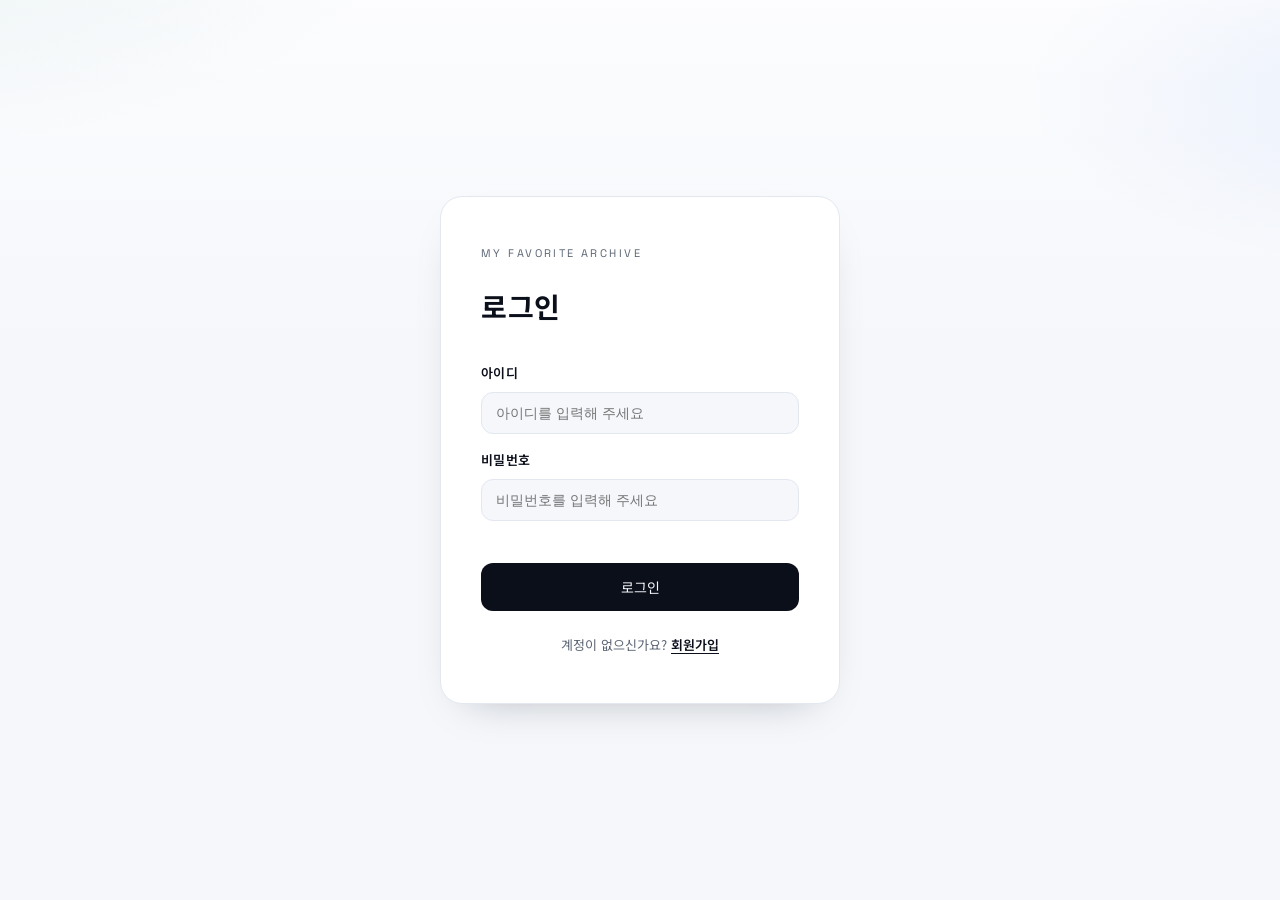
<file: login.html>
<!DOCTYPE html>
<html lang="ko">
<head>
  <meta charset="UTF-8">
  <meta name="viewport" content="width=device-width, initial-scale=1.0">
  <title>로그인 | My Favorite Archive</title>
  <link href="https://fonts.googleapis.com/css2?family=Space+Grotesk:wght@500;600;700&family=Noto+Sans+KR:wght@400;500;600&display=swap" rel="stylesheet">
  <link rel="stylesheet" href="https://cdnjs.cloudflare.com/ajax/libs/font-awesome/6.5.1/css/all.min.css">
  <link rel="stylesheet" href="style.css">
</head>
<body>

  <div class="auth-container">
    <div class="auth-card">
      <div class="auth-logo">My Favorite Archive</div>
      <h1 class="auth-title">로그인</h1>
      <form id="loginForm">
        <div class="form-group">
          <label>아이디</label>
          <input type="text" id="l-username" placeholder="아이디를 입력해 주세요" required autocomplete="username">
        </div>
        <div class="form-group">
          <label>비밀번호</label>
          <input type="password" id="l-password" placeholder="비밀번호를 입력해 주세요" required autocomplete="current-password">
        </div>
        <p class="auth-error" id="loginError"></p>
        <button type="submit" class="btn-save auth-submit">로그인</button>
      </form>
      <div class="auth-footer">
        계정이 없으신가요? <a href="signup.html">회원가입</a>
      </div>
    </div>
  </div>

  <script src="auth.js"></script>
  <script src="login.js"></script>
</body>
</html>
</file>
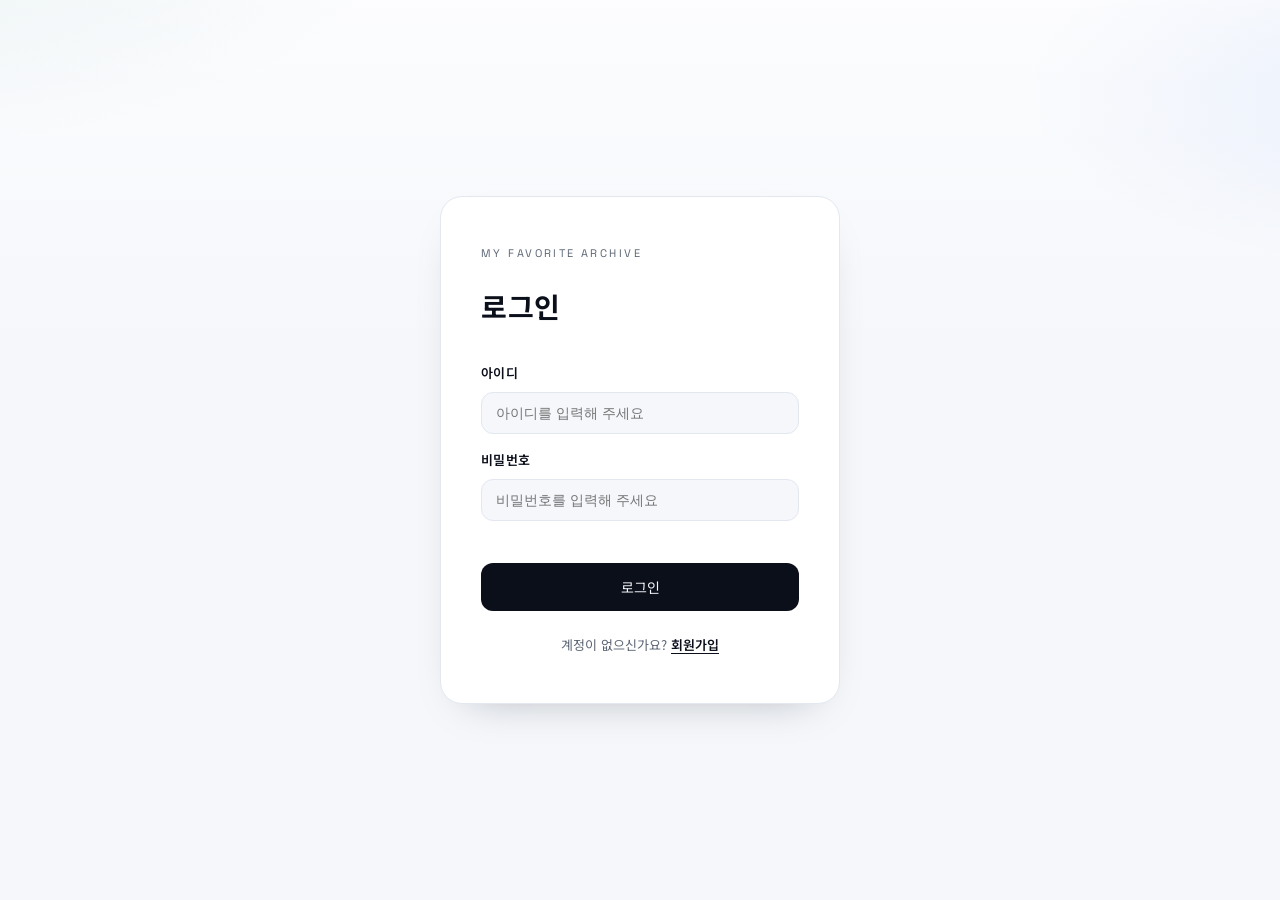
<file: main.html>
<!DOCTYPE html>
<html lang="ko">
<head>
  <meta charset="UTF-8">
  <meta name="viewport" content="width=device-width, initial-scale=1.0">
  <title>마이 페이보릿 아카이브 | My Favorite Archive</title>
  <link href="https://fonts.googleapis.com/css2?family=Space+Grotesk:wght@500;600;700&family=Noto+Sans+KR:wght@400;500;600&display=swap" rel="stylesheet">
  <link rel="stylesheet" href="https://cdnjs.cloudflare.com/ajax/libs/font-awesome/6.5.1/css/all.min.css">
  <link rel="stylesheet" href="style.css">
</head>
<body>

  <div class="app-container">
    <header>
      <nav class="nav-tabs" id="navTabs"></nav>
      <div class="header-icons">
        <button class="cat-add-btn" id="openCategoryModal"><i class="fa-solid fa-plus"></i>카테고리</button>
        <span class="login-badge" id="userBadge"></span>
        <button class="cat-add-btn" id="logoutBtn"><i class="fa-solid fa-right-from-bracket"></i>로그아웃</button>
      </div>
    </header>

    <div class="magazine-body">
      <aside class="side-rail">
        <div class="rail-meta">Editorial Index</div>
        <div class="rail-title" id="railYear">2025 Archive</div>
        <div class="rail-list" id="railList"></div>
      </aside>

      <div class="content-column">
        <section class="hero-section">
          <div>
            <div class="hero-subtitle">My Favorite Archive</div>
            <h1 class="hero-title">취향을 모아 놓은, 나만의 잡지</h1>
            <p style="color: var(--text-sub); font-size: 14px; max-width: 560px;">연도별, 분위기별로 좋아했던 순간들을 모아두고 다시 꺼내 읽어보는 아카이브. 기록할수록 나만의 흐름이 선명해집니다.</p>
          </div>
        </section>

        <section class="top-section">
          <aside class="profile-card">
            <div class="profile-avatar"><i class="fa-regular fa-circle-user"></i></div>
            <h2 id="profileName" style="font-size: 28px; font-weight: 700; letter-spacing: 0.02em;"></h2>
            <div class="profile-bio-row">
              <p id="profileBio" style="color: var(--text-sub); font-size: 14px; letter-spacing: 0.03em;"></p>
              <button class="bio-edit-btn" id="editBioBtn"><i class="fa-solid fa-pen"></i></button>
            </div>
            <button class="btn-add" id="openModal">
              <i class="fa-solid fa-plus"></i> 직접 취향 기록하기
            </button>
          </aside>

          <div class="info-column">
            <div class="year-banner">
              <div style="flex: 1;">
                <h3 style="font-size: 22px; font-weight: 700; color: var(--point-text); letter-spacing: 0.08em; text-transform: uppercase;">Time Archive</h3>
                <p style="font-size: 12px; color: var(--text-sub); letter-spacing: 0.12em; text-transform: uppercase;">연도별로 나의 취향을 탐색해 보세요</p>
              </div>
              <div class="year-display">
                <i class="fa-solid fa-chevron-left"></i>
                <span id="yearDisplay">2025</span>
                <i class="fa-solid fa-chevron-right"></i>
              </div>
            </div>

            <div class="summary-card">
              <h3 id="summaryYear" style="font-size: 20px; font-weight: 700; letter-spacing: 0.02em;">2025년 아카이브 현황</h3>
              <div class="stats-grid" id="statsGrid"></div>
            </div>
          </div>
        </section>

        <section class="bottom-section">
          <div class="search-row">
            <div class="search-bar">
              <i class="fa-solid fa-magnifying-glass"></i>
              <input type="text" id="searchInput" placeholder="제목, 아티스트, 태그로 검색...">
              <button class="search-clear" id="searchClear"><i class="fa-solid fa-xmark"></i></button>
            </div>
            <select id="sortSelect" class="sort-select">
              <option value="newest">최신순</option>
              <option value="title">이름순</option>
              <option value="rating">별점순</option>
              <option value="category">카테고리순</option>
            </select>
          </div>
          <div class="tag-filter-container" id="tagList"></div>
          <div class="archive-grid" id="cardGrid"></div>
        </section>
      </div>
    </div>
  </div>

  <dialog id="addModal">
    <h2 class="modal-title" id="modalTitle">새 취향 기록하기</h2>
    <form id="recordForm">
      <div class="form-group">
        <label>카테고리 선택</label>
        <select id="f-category" required></select>
      </div>
      <div class="form-group">
        <label>제목</label>
        <input type="text" id="f-title" placeholder="인셉션, Ditto 등" required>
      </div>
      <div class="form-group">
        <label>부제 (아티스트, 감독, 장소)</label>
        <input type="text" id="f-subtitle" placeholder="크리스토퍼 놀란" required>
      </div>
      <div class="form-group">
        <label>해시태그 (쉼표로 구분)</label>
        <input type="text" id="f-tags" placeholder="#비오는날, #인생작" required>
      </div>
      <div class="form-group">
        <label>별점 <span style="color:var(--text-sub); font-weight:400;">(선택)</span></label>
        <div class="star-input" id="starInput">
          <i class="fa-regular fa-star" data-value="1"></i>
          <i class="fa-regular fa-star" data-value="2"></i>
          <i class="fa-regular fa-star" data-value="3"></i>
          <i class="fa-regular fa-star" data-value="4"></i>
          <i class="fa-regular fa-star" data-value="5"></i>
        </div>
      </div>
      <div class="modal-actions">
        <button type="button" class="btn-cancel" id="closeModal">취소</button>
        <button type="submit" class="btn-save">저장하기</button>
      </div>
    </form>
  </dialog>

  <dialog id="categoryModal">
    <h2 class="modal-title">카테고리 관리</h2>
    <form id="categoryForm">
      <div class="form-group">
        <label>새 카테고리</label>
        <div class="category-input-row">
          <input type="text" id="newCategoryName" placeholder="예: 전시, 공연" required>
          <button type="submit" class="btn-cat-submit"><i class="fa-solid fa-plus"></i></button>
        </div>
      </div>
    </form>
    <div class="category-list" id="categoryList"></div>
    <div class="modal-actions">
      <button type="button" class="btn-cancel" id="closeCategoryModal">닫기</button>
    </div>
  </dialog>

  <dialog id="avatarModal">
    <h2 class="modal-title">아바타 선택</h2>
    <div class="avatar-grid" id="avatarGrid"></div>
    <div class="modal-actions">
      <button type="button" class="btn-cancel" id="closeAvatarModal">닫기</button>
    </div>
  </dialog>

  <footer class="site-footer">
    <span class="site-footer-logo">My Favorite Archive</span>
    <span class="site-footer-copy">© 2026 — 취향을 기록하는 나만의 공간</span>
  </footer>

  <script src="auth.js"></script>
  <script src="script.js"></script>
</body>
</html>
</file>
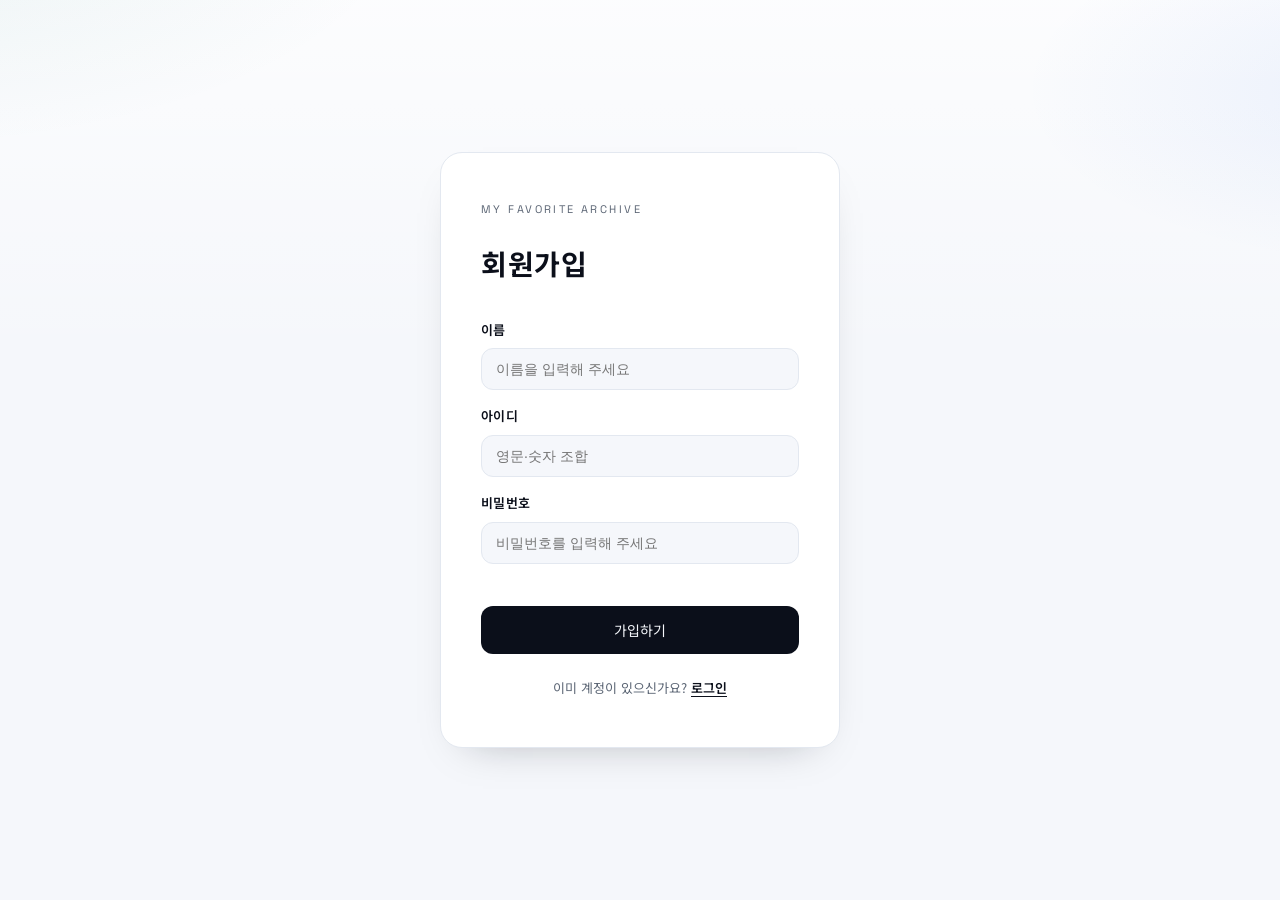
<file: signup.html>
<!DOCTYPE html>
<html lang="ko">
<head>
  <meta charset="UTF-8">
  <meta name="viewport" content="width=device-width, initial-scale=1.0">
  <title>회원가입 | My Favorite Archive</title>
  <link href="https://fonts.googleapis.com/css2?family=Space+Grotesk:wght@500;600;700&family=Noto+Sans+KR:wght@400;500;600&display=swap" rel="stylesheet">
  <link rel="stylesheet" href="https://cdnjs.cloudflare.com/ajax/libs/font-awesome/6.5.1/css/all.min.css">
  <link rel="stylesheet" href="style.css">
</head>
<body>

  <div class="auth-container">
    <div class="auth-card">
      <div class="auth-logo">My Favorite Archive</div>
      <h1 class="auth-title">회원가입</h1>
      <form id="signupForm">
        <div class="form-group">
          <label>이름</label>
          <input type="text" id="s-name" placeholder="이름을 입력해 주세요" required>
        </div>
        <div class="form-group">
          <label>아이디</label>
          <input type="text" id="s-username" placeholder="영문·숫자 조합" required autocomplete="username">
        </div>
        <div class="form-group">
          <label>비밀번호</label>
          <input type="password" id="s-password" placeholder="비밀번호를 입력해 주세요" required autocomplete="new-password">
        </div>
        <p class="auth-error" id="signupError"></p>
        <button type="submit" class="btn-save auth-submit">가입하기</button>
      </form>
      <div class="auth-footer">
        이미 계정이 있으신가요? <a href="login.html">로그인</a>
      </div>
    </div>
  </div>

  <script src="auth.js"></script>
  <script src="signup.js"></script>
</body>
</html>
</file>
<file: style.css>
/* 1. 디자인 시스템 정의 (모던 매거진 톤) */
:root {
  --font-body: 'Noto Sans KR', sans-serif;
  --font-display: 'Space Grotesk', 'Noto Sans KR', sans-serif;

  --bg-main: #F5F7FB;
  --bg-card: #FFFFFF;
  --text-main: #0B0F1A;
  --text-sub: #5B6574;
  --border: #E3E8F0;
  --shadow: 0 18px 42px -28px rgba(12, 16, 24, 0.35);

  --accent: #1A7F7A;
  --accent-2: #2F6FED;
  --accent-3: #F0742E;
  --accent-4: #20A464;

  --wash-1: rgba(26, 127, 122, 0.08);
  --wash-2: rgba(47, 111, 237, 0.08);
  --wash-3: rgba(255, 255, 255, 0.7);

  --point-bg: #EEF2F7;
  --point-border: #D6DEE9;
  --point-text: #0F172A;
}


/* 2. 전역 스타일 */
* { box-sizing: border-box; margin: 0; padding: 0; }
body {
  font-family: var(--font-body);
  background-color: var(--bg-main);
  background-image:
    radial-gradient(900px 400px at -10% -10%, var(--wash-1), transparent 60%),
    radial-gradient(700px 320px at 110% 10%, var(--wash-2), transparent 55%),
    linear-gradient(180deg, var(--wash-3), transparent 40%);
  color: var(--text-main);
  line-height: 1.6;
  min-height: 100vh;
}
h1, h2, h3 {
  font-family: var(--font-display);
  letter-spacing: 0.02em;
}
button { cursor: pointer; border: none; font-family: inherit; }
ul { list-style: none; }
a { color: inherit; text-decoration: none; }

@keyframes fade-up {
  from { opacity: 0; transform: translateY(14px); }
  to { opacity: 1; transform: translateY(0); }
}
@keyframes soft-in {
  from { opacity: 0; }
  to { opacity: 1; }
}

/* 3. 레이아웃 */
.app-container {
  max-width: 1360px;
  margin: 0 auto;
  padding: 56px 32px 80px;
  display: flex;
  flex-direction: column;
  gap: 36px;
  animation: soft-in 500ms ease both;
  position: relative;
  z-index: 1;
}

.magazine-body {
  display: grid;
  grid-template-columns: minmax(200px, 0.6fr) minmax(0, 2.4fr);
  gap: 40px;
  align-items: start;
}

.side-rail {
  position: sticky;
  top: 32px;
  align-self: start;
  padding-right: 12px;
  border-right: 1px solid var(--border);
}

.rail-title {
  font-family: var(--font-display);
  font-size: 20px;
  font-weight: 700;
  margin-bottom: 14px;
}

.rail-meta {
  font-size: 11px;
  letter-spacing: 0.2em;
  text-transform: uppercase;
  color: var(--text-sub);
  margin-bottom: 16px;
}

.rail-list { display: flex; flex-direction: column; gap: 14px; }

.rail-item {
  display: flex;
  align-items: center;
  justify-content: space-between;
  gap: 10px;
  font-size: 13px;
  letter-spacing: 0.02em;
  color: var(--text-sub);
  padding: 8px 0;
  border-bottom: 1px solid var(--border);
}

.rail-item { cursor: pointer; transition: opacity 0.2s; }
.rail-item:hover { opacity: 0.7; }
.rail-item.active span { color: var(--accent); }
.rail-item.active em { color: var(--accent); }
.rail-item span { color: var(--text-main); font-weight: 600; }

.content-column { display: flex; flex-direction: column; gap: 32px; }

.hero-section {
  padding: 26px 0 10px;
  border-bottom: 1px solid var(--border);
}

.hero-title {
  font-family: var(--font-display);
  font-size: 52px;
  font-weight: 700;
  line-height: 1.1;
  letter-spacing: 0.02em;
  margin-bottom: 14px;
}

.hero-subtitle {
  font-size: 14px;
  letter-spacing: 0.08em;
  text-transform: uppercase;
  color: var(--text-sub);
}


/* 헤더 */
header {
  display: flex;
  justify-content: space-between;
  align-items: flex-end;
  padding-bottom: 22px;
  border-bottom: 1px solid var(--border);
}
.nav-tabs { display: flex; gap: 20px; align-items: center; flex-wrap: wrap; }
.nav-tabs button {
  font-size: 13px;
  font-weight: 600;
  color: var(--text-sub);
  cursor: pointer;
  position: relative;
  padding-bottom: 10px;
  letter-spacing: 0.12em;
  text-transform: uppercase;
  background: none;
  border: none;
}
.nav-tabs button.active { color: var(--text-main); }
.nav-tabs button.active::after {
  content: '';
  position: absolute;
  bottom: 0;
  left: 0;
  width: 100%;
  height: 2px;
  background: var(--text-main);
  border-radius: 2px;
}
.cat-add-btn {
  padding: 8px 14px;
  border-radius: 999px;
  border: 1px solid var(--border);
  background: var(--bg-card);
  color: var(--text-main);
  letter-spacing: 0.02em;
  font-size: 12px;
  text-transform: none;
  display: inline-flex;
  align-items: center;
  gap: 6px;
}
.cat-add-btn i { font-size: 12px; }
.header-icons { display: flex; align-items: center; gap: 16px; }
.login-badge {
  background: transparent;
  color: var(--text-main);
  border: 1px solid var(--border);
  padding: 8px 18px;
  border-radius: 999px;
  font-weight: 600;
  font-size: 12px;
  letter-spacing: 0.06em;
  text-transform: uppercase;
}

/* 상단 섹션 */
.top-section {
  display: grid;
  grid-template-columns: minmax(240px, 0.9fr) minmax(0, 2.1fr);
  gap: 36px;
}

/* 좌측: 프로필 박스 */
.profile-card {
  background: var(--bg-card);
  border: 1px solid var(--border);
  border-radius: 20px;
  padding: 36px 32px;
  text-align: left;
  box-shadow: var(--shadow);
  animation: fade-up 600ms ease both;
  animation-delay: 60ms;
}
.profile-avatar {
  width: 160px;
  height: 160px;
  background: var(--bg-main);
  border-radius: 50%;
  margin: 0 0 20px;
  display: flex;
  align-items: center;
  justify-content: center;
  font-size: 72px;
  color: var(--text-sub);
  border: 1px solid var(--border);
  cursor: pointer;
  position: relative;
  overflow: hidden;
  transition: border-color 0.2s;
}
.profile-avatar:hover { border-color: var(--text-main); }
.profile-avatar::after {
  content: '변경';
  position: absolute;
  bottom: 0; left: 0; right: 0;
  background: rgba(0,0,0,0.45);
  color: #fff;
  font-size: 12px;
  font-weight: 600;
  font-family: var(--font-body);
  text-align: center;
  padding: 8px 0;
  opacity: 0;
  transition: opacity 0.2s;
}
.profile-avatar:hover::after { opacity: 1; }

.avatar-grid {
  display: grid;
  grid-template-columns: repeat(6, 1fr);
  gap: 10px;
  margin: 4px 0 8px;
}
.avatar-option {
  width: 52px;
  height: 52px;
  border-radius: 50%;
  background: var(--bg-main);
  border: 2px solid var(--border);
  display: flex;
  align-items: center;
  justify-content: center;
  font-size: 22px;
  color: var(--text-sub);
  cursor: pointer;
  transition: all 0.15s;
}
.avatar-option:hover { border-color: var(--accent); color: var(--accent); transform: scale(1.12); }
.avatar-option.selected { border-color: var(--text-main); color: var(--text-main); background: var(--point-bg); }
#avatarModal { max-width: 480px; }
.profile-bio-row {
  display: flex;
  align-items: center;
  gap: 8px;
  margin-top: 8px;
}
.bio-edit-btn {
  background: none;
  color: var(--text-sub);
  font-size: 11px;
  padding: 2px 4px;
  opacity: 0.4;
  transition: opacity 0.2s;
  flex-shrink: 0;
}
.bio-edit-btn:hover { opacity: 1; }
.bio-input {
  font-size: 14px;
  color: var(--text-main);
  border: none;
  border-bottom: 1px solid var(--border);
  background: transparent;
  width: 100%;
  padding: 2px 0;
  font-family: var(--font-body);
  outline: none;
  letter-spacing: 0.03em;
}
.bio-actions { display: flex; gap: 6px; margin-top: 8px; }
.bio-save-btn {
  font-size: 11px; padding: 4px 12px; border-radius: 6px;
  background: var(--text-main); color: var(--bg-main);
  font-family: var(--font-body); font-weight: 600;
}
.bio-cancel-btn {
  font-size: 11px; padding: 4px 12px; border-radius: 6px;
  background: var(--bg-main); color: var(--text-sub);
  border: 1px solid var(--border); font-family: var(--font-body);
}

.btn-add {
  margin-top: 26px;
  width: 100%;
  padding: 14px 16px;
  background: var(--text-main);
  color: var(--bg-main);
  border-radius: 12px;
  font-weight: 600;
  font-size: 14px;
  letter-spacing: 0.04em;
  display: flex;
  align-items: center;
  justify-content: flex-start;
  gap: 8px;
  transition: transform 0.2s, box-shadow 0.2s;
}
.btn-add:hover { transform: translateY(-2px); box-shadow: 0 12px 20px -16px rgba(20, 18, 14, 0.4); }

/* 우측: 연도 + 취향 요약 */
.info-column { display: flex; flex-direction: column; gap: 20px; }

.year-banner {
  background: var(--point-bg);
  border: 1px solid var(--point-border);
  border-radius: 20px;
  padding: 22px 28px;
  display: flex;
  justify-content: space-between;
  align-items: flex-end;
  animation: fade-up 600ms ease both;
  animation-delay: 120ms;
}
.year-display {
  display: flex;
  align-items: center;
  gap: 20px;
  font-family: var(--font-display);
  font-size: 46px;
  font-weight: 700;
}
.year-display i { font-size: 18px; color: var(--text-sub); cursor: pointer; transition: 0.2s; }
.year-display i:hover { color: var(--text-main); }

.summary-card {
  background: var(--bg-card);
  border: 1px solid var(--border);
  border-radius: 20px;
  flex: 1;
  padding: 32px;
  box-shadow: var(--shadow);
  animation: fade-up 600ms ease both;
  animation-delay: 180ms;
  display: flex;
  flex-direction: column;
  justify-content: space-between;
}
.stats-grid { display: grid; grid-template-columns: repeat(auto-fit, minmax(160px, 1fr)); gap: 18px; margin-top: 18px; }
.stat-item {
  background: var(--bg-main);
  padding: 18px 18px 18px 16px;
  border-radius: 14px;
  display: flex;
  flex-direction: column;
  gap: 4px;
  border: 1px solid var(--border);
}

/* 하단 섹션 */
.bottom-section { display: flex; flex-direction: column; gap: 24px; }

.search-row {
  display: flex;
  gap: 12px;
  align-items: center;
}
.search-row .search-bar { flex: 1; }

.sort-select {
  padding: 14px 18px;
  border-radius: 18px;
  border: 1px solid var(--border);
  background: var(--bg-card);
  color: var(--text-main);
  font-size: 13px;
  font-family: var(--font-body);
  font-weight: 600;
  cursor: pointer;
  outline: none;
  transition: border-color 0.2s;
  appearance: none;
  -webkit-appearance: none;
  background-image: url("data:image/svg+xml,%3Csvg xmlns='http://www.w3.org/2000/svg' width='12' height='8' viewBox='0 0 12 8'%3E%3Cpath d='M1 1l5 5 5-5' stroke='%235B6574' stroke-width='1.5' fill='none' stroke-linecap='round'/%3E%3C/svg%3E");
  background-repeat: no-repeat;
  background-position: right 14px center;
  padding-right: 36px;
}
.sort-select:focus { border-color: var(--text-main); }

.search-bar {
  display: flex;
  align-items: center;
  gap: 12px;
  background: var(--bg-card);
  border: 1px solid var(--border);
  border-radius: 18px;
  padding: 14px 20px;
  transition: border-color 0.2s;
}
.search-bar:focus-within { border-color: var(--text-main); }
.search-bar > i { color: var(--text-sub); font-size: 14px; flex-shrink: 0; }
.search-bar input {
  flex: 1;
  border: none;
  background: transparent;
  font-size: 14px;
  color: var(--text-main);
  font-family: var(--font-body);
  outline: none;
}
.search-bar input::placeholder { color: var(--text-sub); }
.search-clear {
  background: none;
  color: var(--text-sub);
  font-size: 13px;
  padding: 2px 4px;
  display: none;
  transition: color 0.2s;
}
.search-clear:hover { color: var(--text-main); }

.tag-filter-container {
  background: var(--bg-card);
  border: 1px solid var(--border);
  border-radius: 18px;
  padding: 18px 24px;
  display: flex; align-items: center; gap: 12px;
  overflow-x: auto; scrollbar-width: none;
  animation: fade-up 600ms ease both;
  animation-delay: 240ms;
}
.tag-filter-container::-webkit-scrollbar { display: none; }
.tag-label { font-weight: 600; color: var(--text-main); white-space: nowrap; margin-right: 8px; letter-spacing: 0.04em; }
.tag-pill {
  background: transparent;
  border: 1px solid var(--border);
  color: var(--text-sub);
  padding: 6px 14px;
  border-radius: 999px;
  font-size: 12px;
  font-weight: 600;
  cursor: pointer;
  white-space: nowrap;
  transition: all 0.2s;
}
.tag-pill.active { background: var(--text-main); color: var(--bg-main); border-color: var(--text-main); }

/* 카드 그리드 */
.archive-grid {
  display: grid;
  grid-template-columns: repeat(auto-fill, minmax(300px, 1fr));
  gap: 26px;
}
.card {
  background: var(--bg-card);
  border-radius: 18px;
  padding: 28px;
  border: 1px solid var(--border);
  border-left: 4px solid var(--cat-color, var(--accent));
  box-shadow: var(--shadow);
  transition: transform 0.3s ease, box-shadow 0.3s ease;
  position: relative;
  animation: fade-up 420ms ease both;
  animation-delay: calc(var(--i, 0) * 60ms);
}
.card:hover { transform: translateY(-6px); box-shadow: 0 16px 36px -26px rgba(20, 18, 14, 0.5); }
.card-type { font-size: 10px; font-weight: 700; text-transform: uppercase; letter-spacing: 0.18em; margin-bottom: 10px; color: var(--cat-color, var(--accent)); }
.card-media {
  width: 100%;
  height: 140px;
  border-radius: 14px;
  margin-bottom: 18px;
  background: linear-gradient(135deg,
    color-mix(in srgb, var(--cat-color, var(--accent)) 22%, transparent),
    color-mix(in srgb, var(--cat-color, var(--accent)) 4%, transparent)
  );
  border: 1px solid var(--border);
}
.card h3 { font-size: 22px; margin-bottom: 6px; }
.card .subtitle { font-size: 13px; color: var(--text-sub); margin-bottom: 16px; }
.card-stars {
  display: flex;
  gap: 3px;
  margin-bottom: 12px;
  font-size: 13px;
  color: #F0B429;
}
.card-stars .fa-regular { color: var(--border); }

.star-input {
  display: flex;
  gap: 6px;
  font-size: 24px;
  color: var(--border);
  cursor: pointer;
  padding: 4px 0;
}
.star-input i { transition: color 0.1s, transform 0.1s; }
.star-input i:hover { transform: scale(1.15); }
.star-input .fa-solid { color: #F0B429; }

.card-tags { display: flex; flex-wrap: wrap; gap: 6px; }
.card-tag { background: var(--bg-main); color: var(--text-sub); font-size: 11px; padding: 4px 10px; border-radius: 6px; border: 1px solid var(--border); }

.card-actions {
  position: absolute;
  top: 18px;
  right: 18px;
  display: flex;
  gap: 8px;
  opacity: 0;
  transition: opacity 0.2s;
}
.card:hover .card-actions { opacity: 1; }

.btn-delete, .btn-edit {
  color: #B8B4A9;
  background: var(--bg-card);
  border: 1px solid var(--border);
  border-radius: 8px;
  width: 30px;
  height: 30px;
  display: flex;
  align-items: center;
  justify-content: center;
  font-size: 12px;
  transition: color 0.2s, border-color 0.2s;
}
.btn-delete:hover { color: #C24A4A; border-color: #C24A4A; }
.btn-edit:hover   { color: var(--accent-2); border-color: var(--accent-2); }

/* 모달 스타일 */
dialog {
  margin: auto; border: none; border-radius: 22px;
  padding: 36px; background: var(--bg-card); color: var(--text-main);
  width: 92%; max-width: 440px; box-shadow: 0 24px 48px -28px rgba(0,0,0,0.6);
}
dialog::backdrop { background: rgba(15, 15, 12, 0.6); backdrop-filter: blur(6px); }
.modal-title { font-size: 24px; font-weight: 700; margin-bottom: 22px; }
.form-group { margin-bottom: 16px; }
.form-group label { display: block; margin-bottom: 8px; font-weight: 600; font-size: 13px; letter-spacing: 0.02em; }
.form-group input, .form-group select {
  width: 100%; padding: 12px 14px; border-radius: 12px; border: 1px solid var(--border);
  background: var(--bg-main); color: var(--text-main); font-size: 14px;
}
.form-group input:focus, .form-group select:focus { outline: 1px solid var(--text-main); }
.modal-actions { display: flex; gap: 12px; margin-top: 26px; }
.modal-actions button { flex: 1; padding: 12px; border-radius: 12px; font-weight: 600; letter-spacing: 0.02em; }
.btn-cancel { background: var(--bg-main); color: var(--text-sub); border: 1px solid var(--border); }
.btn-save { background: var(--text-main); color: var(--bg-main); }

.category-input-row {
  display: flex;
  gap: 10px;
}

.category-input-row input { flex: 1; }
.btn-cat-submit {
  width: 44px;
  height: 44px;
  border-radius: 12px;
  background: var(--bg-main);
  border: 1px solid var(--border);
  color: var(--text-sub);
  font-size: 15px;
  display: flex;
  align-items: center;
  justify-content: center;
  flex-shrink: 0;
  transition: all 0.2s;
}
.btn-cat-submit:hover {
  background: var(--text-main);
  color: var(--bg-main);
  border-color: var(--text-main);
}

.category-list {
  display: flex;
  flex-direction: column;
  gap: 10px;
  margin-top: 18px;
  max-height: 260px;
  overflow-y: auto;
}

.category-item {
  display: flex;
  align-items: center;
  justify-content: space-between;
  gap: 12px;
  padding: 10px 12px;
  border-radius: 12px;
  border: 1px solid var(--border);
  background: var(--bg-main);
}

.category-chip {
  display: flex;
  align-items: center;
  gap: 10px;
  font-size: 13px;
  font-weight: 600;
}

.category-swatch {
  width: 10px;
  height: 10px;
  border-radius: 50%;
  background: var(--cat-color, var(--accent));
}

.category-actions { display: flex; gap: 8px; }

.cat-action-btn {
  border: 1px solid var(--border);
  background: var(--bg-card);
  color: var(--text-sub);
  border-radius: 999px;
  padding: 6px 10px;
  font-size: 11px;
  letter-spacing: 0.04em;
}


/* 푸터 */
.site-footer {
  max-width: 1360px;
  margin: 0 auto;
  padding: 32px 32px 48px;
  display: flex;
  align-items: center;
  justify-content: space-between;
  gap: 16px;
  border-top: 1px solid var(--border);
}

.site-footer-logo {
  font-family: var(--font-display);
  font-size: 11px;
  font-weight: 700;
  letter-spacing: 0.22em;
  text-transform: uppercase;
  color: var(--text-main);
}

.site-footer-copy {
  font-size: 12px;
  color: var(--text-sub);
  letter-spacing: 0.02em;
}

@media (prefers-reduced-motion: reduce) {
  * { animation: none !important; transition: none !important; }
}

/* 인증 페이지 (login / signup) */
.auth-container {
  min-height: 100vh;
  display: flex;
  align-items: center;
  justify-content: center;
  padding: 32px;
}

.auth-card {
  background: var(--bg-card);
  border: 1px solid var(--border);
  border-radius: 22px;
  padding: 48px 40px;
  width: 100%;
  max-width: 400px;
  box-shadow: var(--shadow);
  animation: fade-up 500ms ease both;
}

.auth-logo {
  font-family: var(--font-display);
  font-size: 11px;
  letter-spacing: 0.22em;
  text-transform: uppercase;
  color: var(--text-sub);
  margin-bottom: 24px;
}

.auth-title {
  font-size: 28px;
  font-weight: 700;
  margin-bottom: 32px;
}

.auth-error {
  color: #C24A4A;
  font-size: 13px;
  margin-top: 10px;
  min-height: 18px;
}

.auth-submit {
  width: 100%;
  padding: 14px;
  margin-top: 8px;
  border-radius: 12px;
  font-size: 14px;
}

.auth-footer {
  margin-top: 24px;
  text-align: center;
  font-size: 13px;
  color: var(--text-sub);
}

.auth-footer a {
  color: var(--text-main);
  font-weight: 600;
  text-decoration: underline;
  text-underline-offset: 3px;
}
</file>
